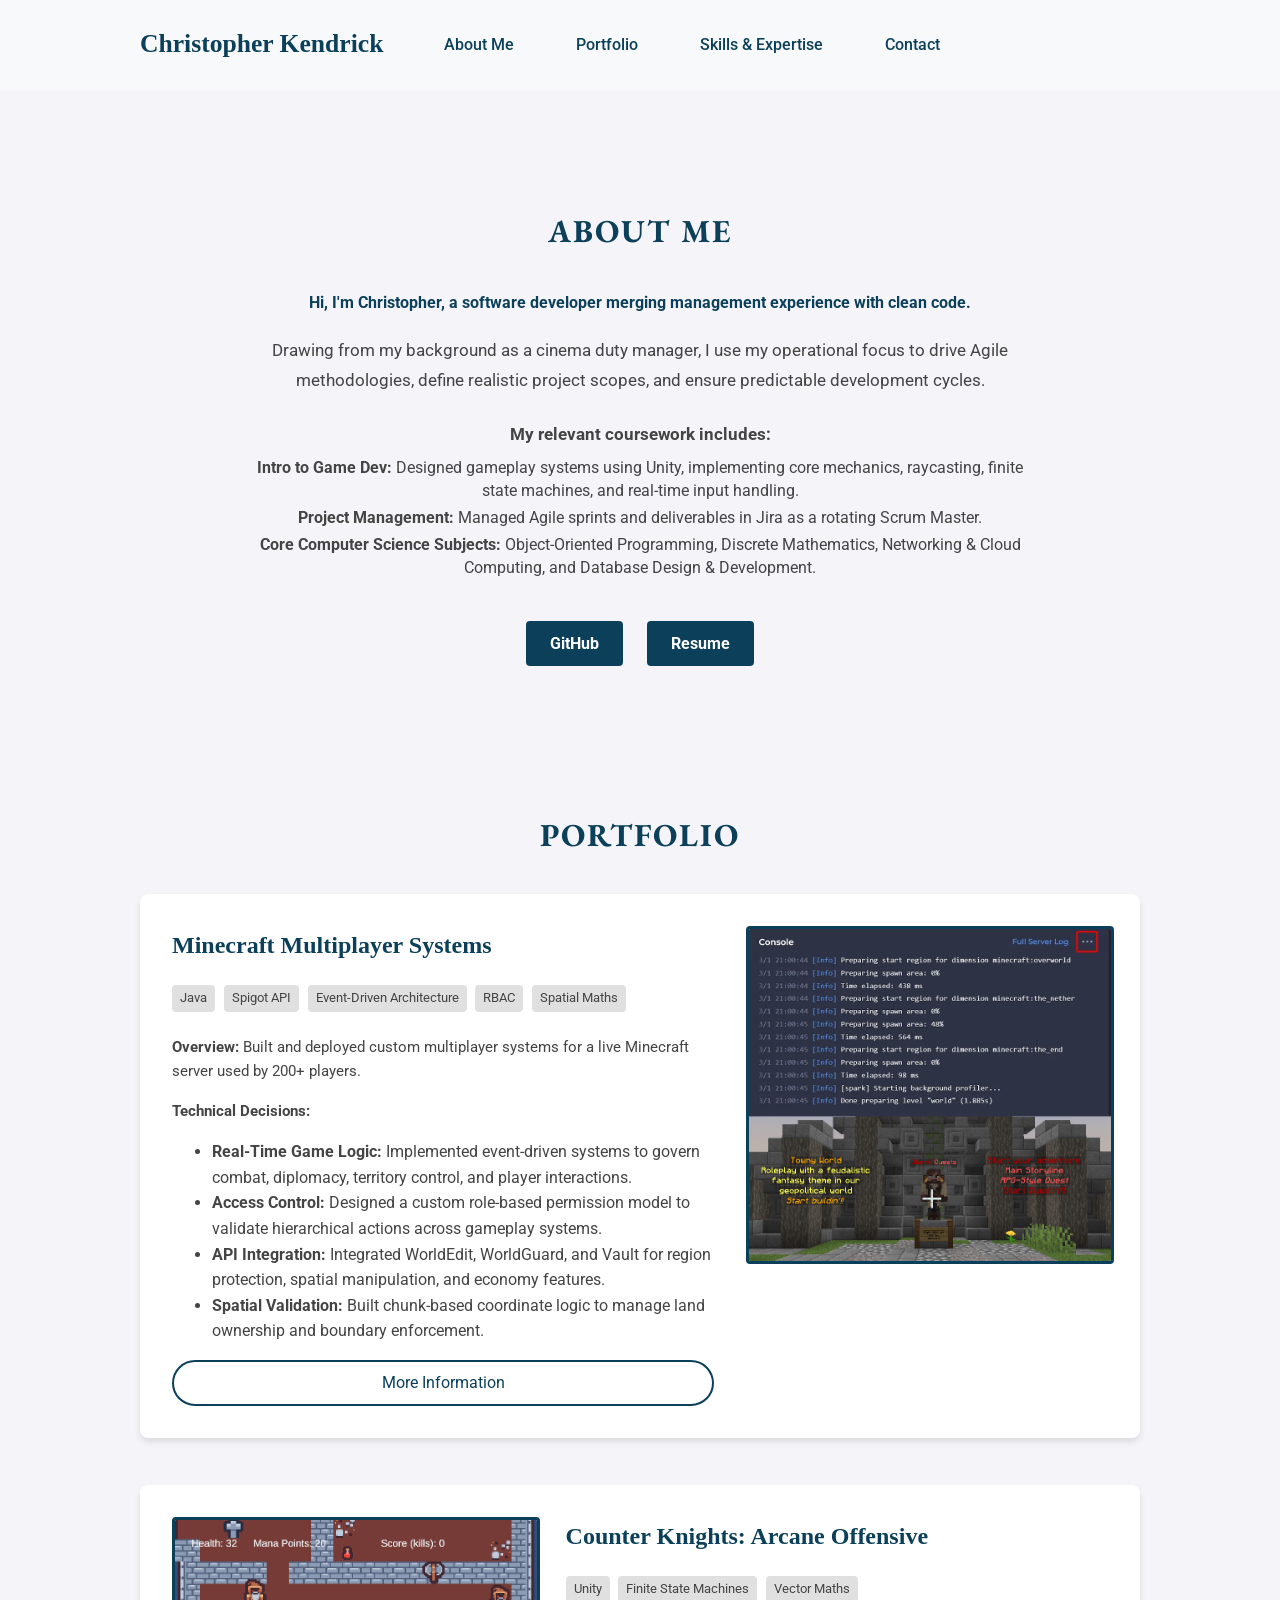
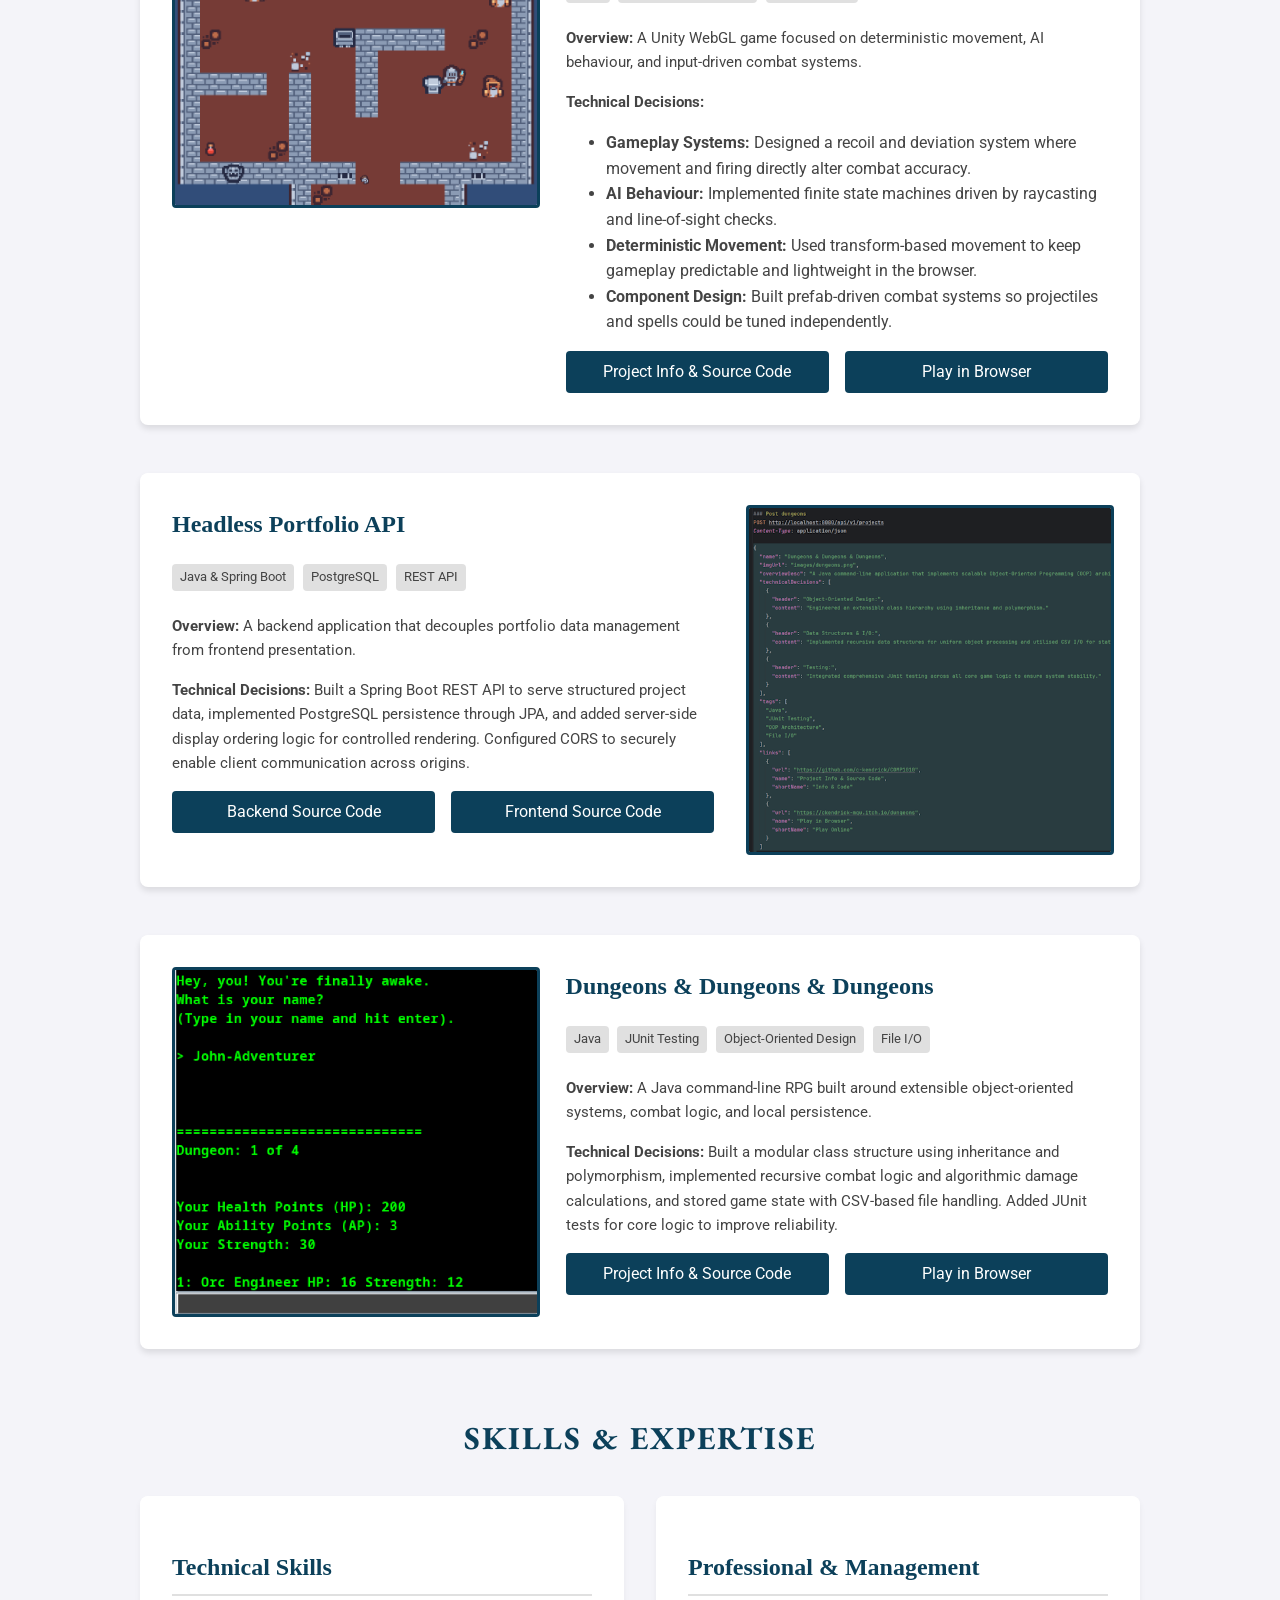
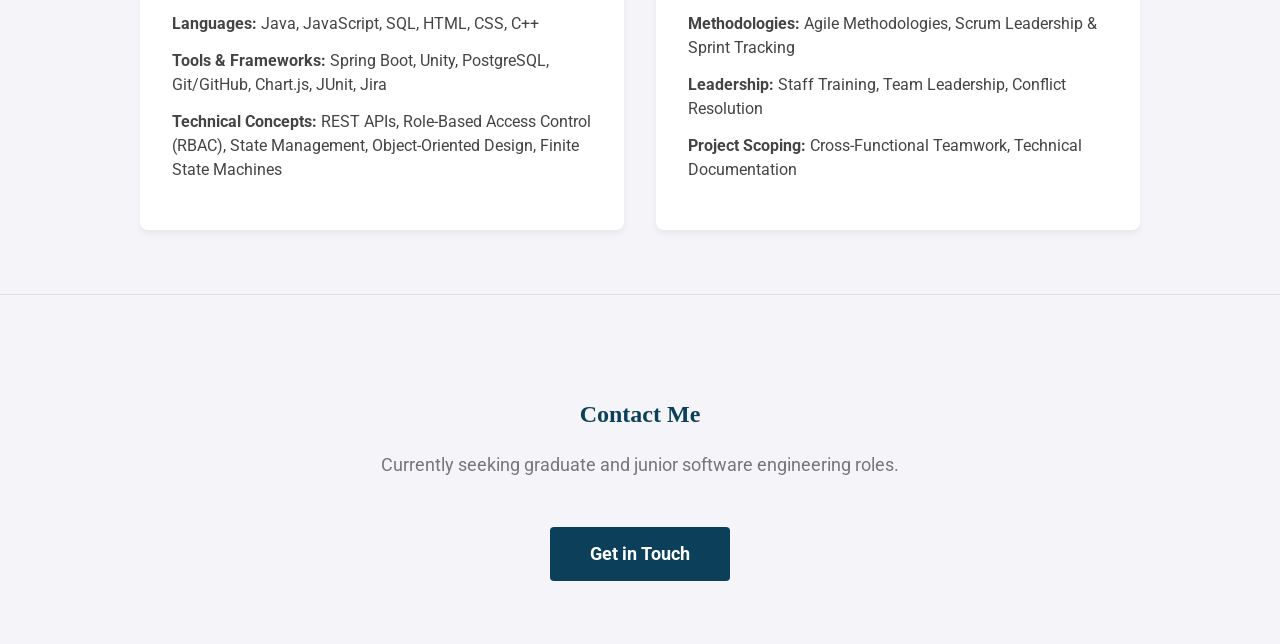
<file: index.html>
<!DOCTYPE html>
<html lang="en-AU">
<head>
    <meta charset="UTF-8">
    <meta name="viewport" content="width=device-width, initial-scale=1.0">
    <title>Christopher Kendrick | Portfolio</title>
    <link rel="icon" type="image/png" href="/images/favicon.png">
    <link href="https://fonts.googleapis.com/css2?family=Roboto&display=swap" rel="stylesheet">

    <link rel="stylesheet" href="css/global.css">
    <link rel="stylesheet" href="https://cdnjs.cloudflare.com/ajax/libs/font-awesome/6.5.1/css/all.min.css">

    <link rel="stylesheet" href="css/nav.css">
    <link rel="stylesheet" href="css/header.css">
    <link rel="stylesheet" href="css/portfolio.css">
    <link rel="stylesheet" href="css/skills.css">
</head>
<body>
<nav id="navbar" class="nav-wrapper">
    <div class="sticky-nav">
        <div class="nav-content">
            <span class="nav-logo">Christopher Kendrick</span>
            <ul class="nav-links">
                <li><i class="fas fa-solid fa-address-card fa-fw"></i><a href="#about">About Me</a></li>
                <li><i class="fas fa-solid fa-code fa-fw"></i><a href="#portfolio">Portfolio</a></li>
                <li><i class="fas fa-solid fa-lightbulb fa-fw"></i><a href="#skills">Skills & Expertise</a></li>
                <li><i class="fas fa-solid fa-paper-plane fa-fw"></i><a href="#contact">Contact</a></li>
            </ul>

            <div class="nav-socials" id="nav-socials">
                <ul class="nav-socials-ul">
                    <li><i class="fas fa-solid fa-brands fa-github fa-fw"></i><a href="https://github.com/c-kendrick" target="_blank" rel="noopener noreferrer">GitHub</a></li>
                </ul>
                <a href="files/Games-CV-Christopher-Kendrick.pdf" target="_blank" rel="noopener noreferrer" class="nav-resume-btn">Resume</a>
            </div>
        </div>
    </div>

    <img id="hamburger" src="/images/hamburger.png" alt="logo">
</nav>

<header class="about-section">
    <div id="about">
        <h2 class="section-title">About Me</h2>
        <p class="hero-text">
            <strong>Hi, I'm Christopher, a software developer merging management experience with clean code.</strong>
        </p>
        <p class="bio-text">
            Drawing from my background as a cinema duty manager, I use my operational focus to drive Agile methodologies,
            define realistic project scopes, and ensure predictable development cycles.
        </p>
        <p class="bio-text coursework-intro">
            <strong>My relevant coursework includes:</strong>
        </p>
        <div class="coursework">
            <p><strong>Intro to Game Dev:</strong> Designed gameplay systems using Unity, implementing core mechanics, raycasting, finite state machines, and real-time input handling.</p>
            <p><strong>Project Management:</strong> Managed Agile sprints and deliverables in Jira as a rotating Scrum Master.</p>
            <p><strong>Core Computer Science Subjects:</strong> Object-Oriented Programming, Discrete Mathematics,
                Networking & Cloud Computing, and Database Design & Development.</p>
        </div>
        <br>
        <div class="social-links">
            <a href="https://github.com/c-kendrick" target="_blank" rel="noopener noreferrer">GitHub</a>
            <a href="files/Games-CV-Christopher-Kendrick.pdf" target="_blank" rel="noopener noreferrer">Resume</a>
        </div>
    </div>
</header>

<div id="portfolio">
    <h2 class="section-title">Portfolio</h2>

    <div class="card fade-in">
        <div class="card-content">
            <h2 class="mini-title">Minecraft Multiplayer Systems</h2>
            <div>
                <span class="tag">Java</span>
                <span class="tag">Spigot API</span>
                <span class="tag">Event-Driven Architecture</span>
                <span class="tag">RBAC</span>
                <span class="tag">Spatial Maths</span>
            </div>

            <p><strong>Overview:</strong> Built and deployed custom multiplayer systems for a live Minecraft server used by 200+ players.</p>

            <p><strong>Technical Decisions:</strong></p>
            <ul>
                <li><strong>Real-Time Game Logic:</strong> Implemented event-driven systems to govern combat, diplomacy, territory control, and player interactions.</li>
                <li><strong>Access Control:</strong> Designed a custom role-based permission model to validate hierarchical actions across gameplay systems.</li>
                <li><strong>API Integration:</strong> Integrated WorldEdit, WorldGuard, and Vault for region protection, spatial manipulation, and economy features.</li>
                <li><strong>Spatial Validation:</strong> Built chunk-based coordinate logic to manage land ownership and boundary enforcement.</li>
            </ul>

            <div class="button-group">
                <a href="minecraft.html" class="btn-mc">More Information</a>
            </div>
        </div>
        <div class="card-image-wrapper">
            <img src="images/minecraft.png" alt="Minecraft Multiplayer Systems">
        </div>
    </div>

    <div class="card reverse fade-in">
        <div class="card-content">
            <h2 class="mini-title">Counter Knights: Arcane Offensive</h2>
            <div>
                <span class="tag">Unity</span>
                <span class="tag">Finite State Machines</span>
                <span class="tag">Vector Maths</span>
            </div>

            <p><strong>Overview:</strong> A Unity WebGL game focused on deterministic movement, AI behaviour, and input-driven combat systems.</p>

            <p><strong>Technical Decisions:</strong></p>
            <ul>
                <li><strong>Gameplay Systems:</strong> Designed a recoil and deviation system where movement and firing directly alter combat accuracy.</li>
                <li><strong>AI Behaviour:</strong> Implemented finite state machines driven by raycasting and line-of-sight checks.</li>
                <li><strong>Deterministic Movement:</strong> Used transform-based movement to keep gameplay predictable and lightweight in the browser.</li>
                <li><strong>Component Design:</strong> Built prefab-driven combat systems so projectiles and spells could be tuned independently.</li>
            </ul>

            <div class="button-group">
                <a href="https://github.com/c-kendrick/counter-knights" class="btn" target="_blank" rel="noopener noreferrer">
                    <span class="text-desktop">Project Info & Source Code</span>
                    <span class="text-mobile">Info & Code</span>
                </a>
                <a href="https://ckendrick-mqu.itch.io/counter-knights-arcane-offensive" class="btn" target="_blank" rel="noopener noreferrer">
                    <span class="text-desktop">Play in Browser</span>
                    <span class="text-mobile">Play Online</span>
                </a>
            </div>
        </div>
        <div class="card-image-wrapper">
            <img src="images/knights.png" alt="Counter Knights: Arcane Offensive Gameplay">
        </div>
    </div>

    <div class="card fade-in">
        <div class="card-content">
            <h2 class="mini-title">Headless Portfolio API</h2>
            <div>
                <span class="tag">Java & Spring Boot</span>
                <span class="tag">PostgreSQL</span>
                <span class="tag">REST API</span>
            </div>
            <p><strong>Overview:</strong> A backend application that decouples portfolio data management from frontend presentation.</p>
            <p><strong>Technical Decisions:</strong> Built a Spring Boot REST API to serve structured project data, implemented PostgreSQL persistence through JPA, and added server-side display ordering logic for controlled rendering. Configured CORS to securely enable client communication across origins.</p>
            <div class="button-group">
                <a href="https://github.com/c-kendrick/spring-portfolio-backend" class="btn" target="_blank" rel="noopener noreferrer">
                    <span class="text-desktop">Backend Source Code</span>
                    <span class="text-mobile">Backend Code</span>
                </a>
                <a href="https://github.com/c-kendrick/Spring-portfolio-frontend" class="btn" target="_blank" rel="noopener noreferrer">
                    <span class="text-desktop">Frontend Source Code</span>
                    <span class="text-mobile">Frontend Code</span>
                </a>
            </div>
        </div>
        <div class="card-image-wrapper">
            <img src="images/json.png" alt="Headless Portfolio API">
        </div>
    </div>

    <div class="card reverse fade-in">
        <div class="card-content">
            <h2 class="mini-title">Dungeons & Dungeons & Dungeons</h2>
            <div>
                <span class="tag">Java</span>
                <span class="tag">JUnit Testing</span>
                <span class="tag">Object-Oriented Design</span>
                <span class="tag">File I/O</span>
            </div>
            <p><strong>Overview:</strong> A Java command-line RPG built around extensible object-oriented systems, combat logic, and local persistence.</p>
            <p><strong>Technical Decisions:</strong> Built a modular class structure using inheritance and polymorphism, implemented recursive combat logic and algorithmic damage calculations, and stored game state with CSV-based file handling. Added JUnit tests for core logic to improve reliability.</p>
            <div class="button-group">
                <a href="https://github.com/c-kendrick/COMP1010" class="btn" target="_blank" rel="noopener noreferrer">
                    <span class="text-desktop">Project Info & Source Code</span>
                    <span class="text-mobile">Info & Code</span>
                </a>
                <a href="https://ckendrick-mqu.itch.io/dungeons" class="btn" target="_blank" rel="noopener noreferrer">
                    <span class="text-desktop">Play in Browser</span>
                    <span class="text-mobile">Play Online</span>
                </a>
            </div>
        </div>
        <div class="card-image-wrapper">
            <img src="images/dungeons.png" alt="Dungeons Console Gameplay">
        </div>
    </div>
</div>

<section id="skills" class="skills-section">
    <h2 class="section-title">Skills & Expertise</h2>
    <div class="skills-container">
        <div class="skills-column fade-in">
            <h2 class="mini-title">Technical Skills</h2>
            <ul class="skills-list">
                <li><strong>Languages:</strong> Java, JavaScript, SQL, HTML, CSS, C++</li>
                <li><strong>Tools & Frameworks:</strong> Spring Boot, Unity, PostgreSQL, Git/GitHub, Chart.js, JUnit, Jira</li>
                <li><strong>Technical Concepts:</strong> REST APIs, Role-Based Access Control (RBAC), State Management, Object-Oriented Design, Finite State Machines</li>
            </ul>
        </div>

        <div class="skills-column fade-in">
            <h2 class="mini-title">Professional & Management</h2>
            <ul class="skills-list">
                <li><strong>Methodologies:</strong> Agile Methodologies, Scrum Leadership & Sprint Tracking</li>
                <li><strong>Leadership:</strong> Staff Training, Team Leadership, Conflict Resolution</li>
                <li><strong>Project Scoping:</strong> Cross-Functional Teamwork, Technical Documentation</li>
            </ul>
        </div>
    </div>
</section>

<footer id="contact" class="contact-footer fade-in">
    <h2 class="mini-title">Contact Me</h2>
    <p>Currently seeking graduate and junior software engineering roles.</p>
    <a href="mailto:ckendrick.dev@gmail.com" class="btn contact-btn">Get in Touch</a>
</footer>

<script src="javascript/script.js"></script>
</body>
</html>
</file>
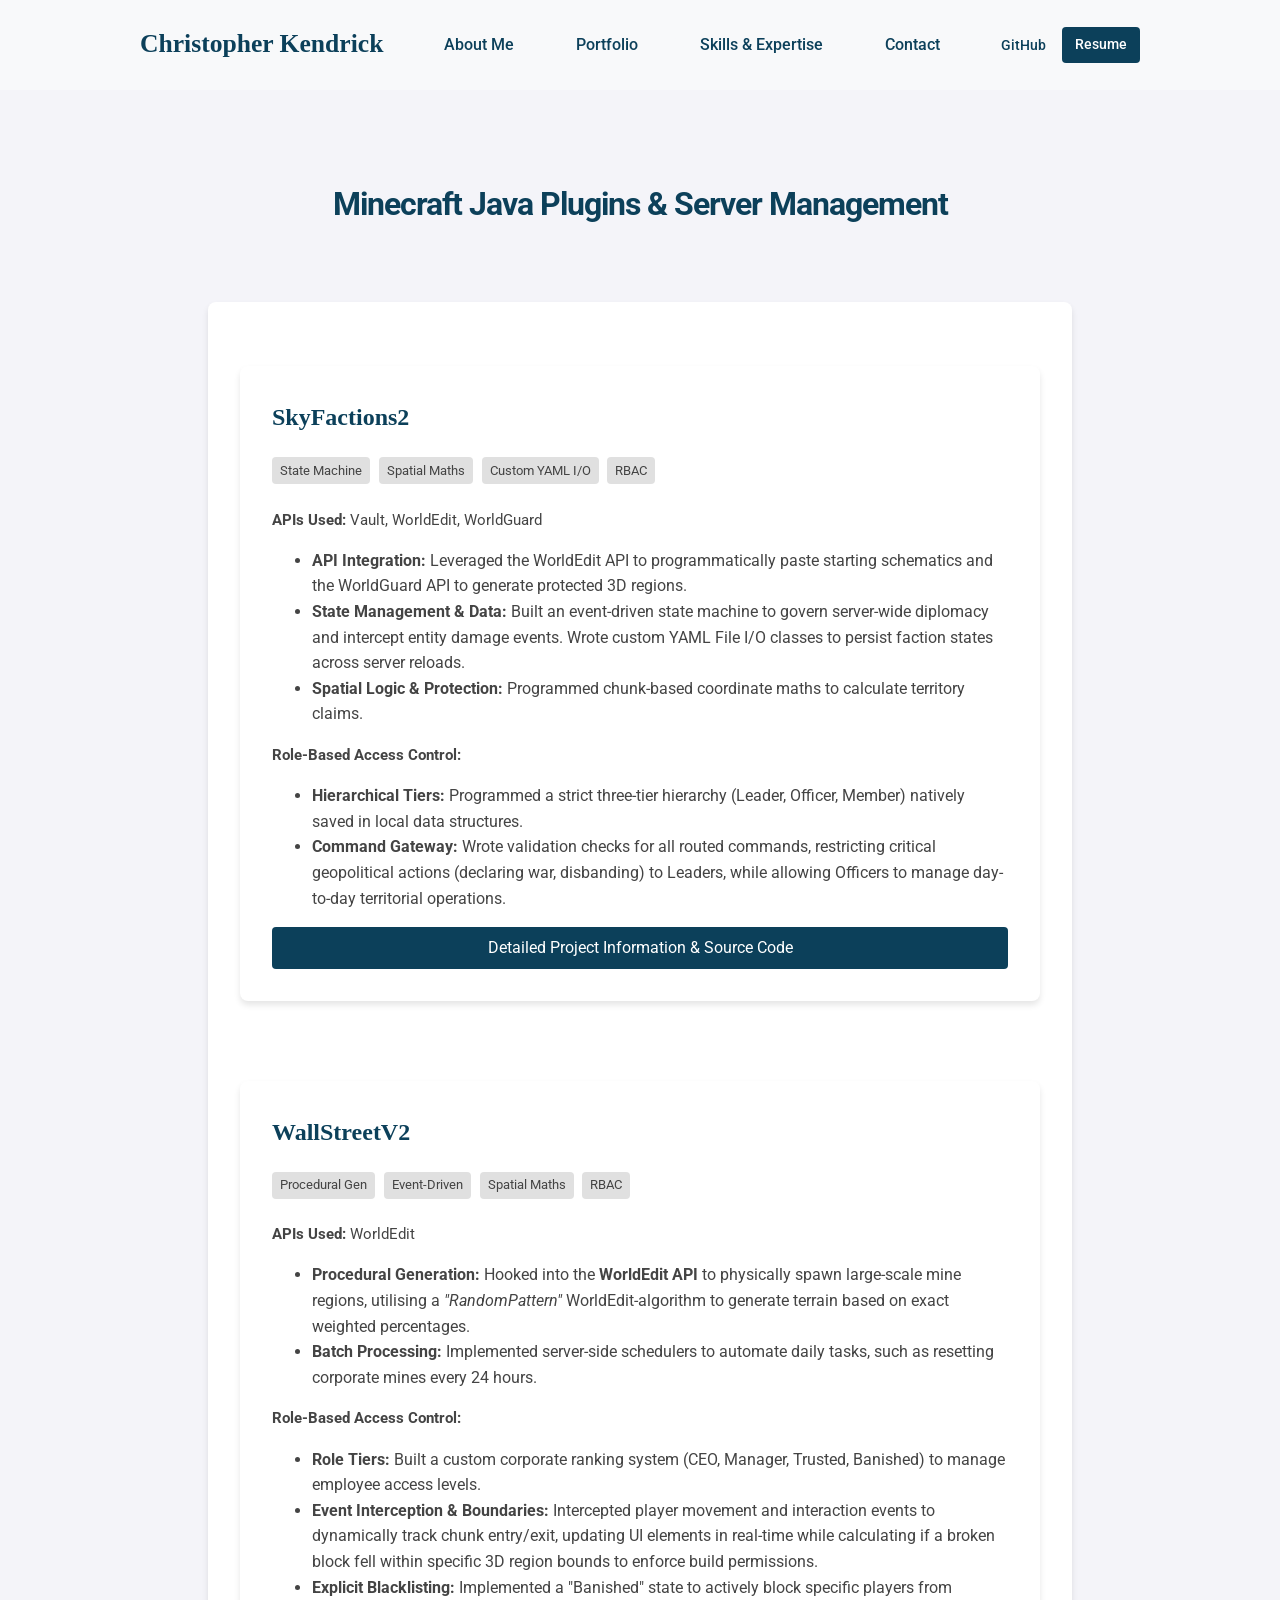
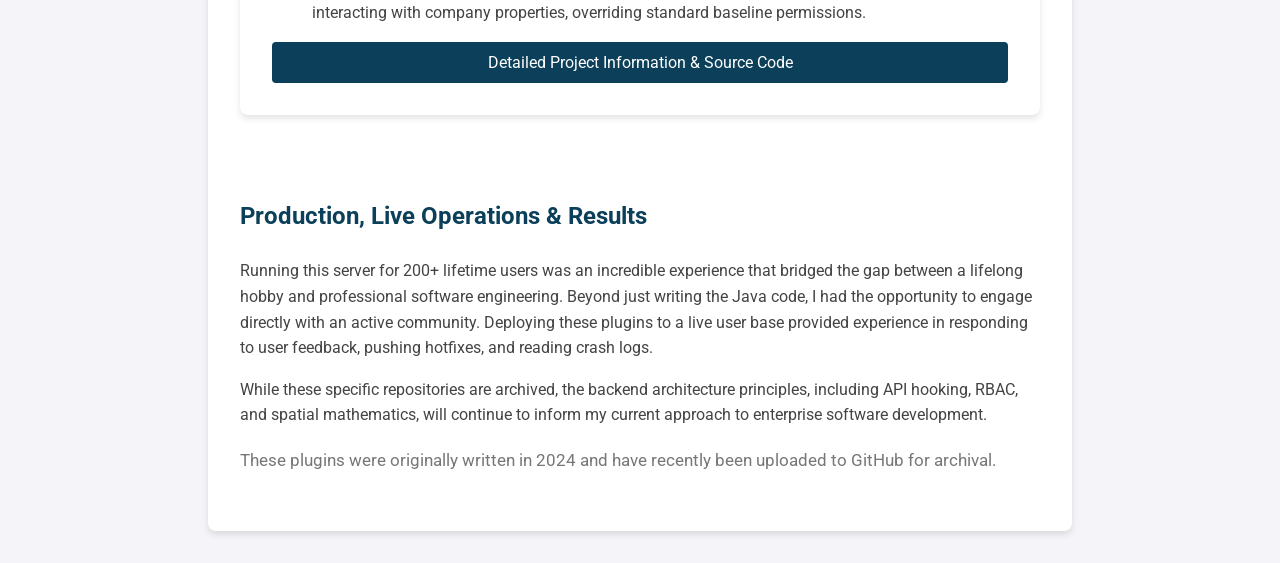
<file: minecraft.html>
<!DOCTYPE html>
<html lang="en">
<head>
    <meta charset="UTF-8">
    <meta name="viewport" content="width=device-width, initial-scale=1.0">
    <title>Minecraft Plugin Suite | Project Info</title>
    <link href="https://fonts.googleapis.com/css2?family=Roboto&display=swap" rel="stylesheet">
    <link rel="stylesheet" href="https://cdnjs.cloudflare.com/ajax/libs/font-awesome/6.5.1/css/all.min.css">

    <link rel="stylesheet" href="css/global.css">

    <link rel="stylesheet" href="css/nav.css">
    <link rel="stylesheet" href="css/header.css">
    <link rel="stylesheet" href="css/portfolio.css">
    <link rel="stylesheet" href="css/skills.css">
</head>
<body>
<nav id="navbar" class="nav-wrapper">
    <div class="sticky-nav">
        <div class="nav-content">
            <span class="nav-logo">Christopher Kendrick</span>
            <ul class="nav-links">
                <li><i class="fas fa-solid fa-address-card fa-fw"></i><a href="index.html#about">About Me</a></li>
                <li><i class="fas fa-solid fa-code fa-fw"></i><a href="index.html#portfolio">Portfolio</a></li>
                <li><i class="fas fa-solid fa-lightbulb fa-fw"></i><a href="index.html#skills">Skills & Expertise</a></li>
                <li><i class="fas fa-solid fa-paper-plane fa-fw"></i><a href="index.html#contact">Contact</a></li>
            </ul>

            <div class="mc-nav-socials" id="nav-socials">
                <ul class="mc-nav-socials-ul">
                    <li><i class="fas fa-solid fa-brands fa-github fa-fw"></i><a href="https://github.com/c-kendrick" target="_blank" rel="noopener noreferrer">GitHub</a></li>
                </ul>
                <a href="files/CV-Christopher-Kendrick.pdf" target="_blank" rel="noopener noreferrer"
                   class="nav-resume-btn">Resume</a>
            </div>
        </div>
    </div>
    <img id="hamburger" src="/images/hamburger.png" alt="logo">
</nav>


<header class="about-section">
    <div id="about">
        <h1 style="font-size: 2rem;">Minecraft Java Plugins & Server Management</h1>
    </div>
</header>


<div class="project-container">
    <div class="plugin-grid">
        <div class="card">
            <div class="card-content">
                <h2 class="mini-title">SkyFactions2</h2>
                <div>
                    <span class="tag">State Machine</span>
                    <span class="tag">Spatial Maths</span>
                    <span class="tag">Custom YAML I/O</span>
                    <span class="tag">RBAC</span>
                </div>
                <p><strong>APIs Used:</strong> Vault, WorldEdit, WorldGuard</p>
                <ul>
                    <li><strong>API Integration: </strong>Leveraged the WorldEdit API to programmatically paste starting schematics and the WorldGuard API to generate protected 3D regions.</li>
                    <li><strong>State Management & Data:</strong> Built an event-driven state machine to govern server-wide diplomacy and intercept entity damage events. Wrote custom YAML File I/O classes to persist faction states across server reloads.</li>
                    <li><strong>Spatial Logic & Protection:</strong> Programmed chunk-based coordinate maths to calculate territory claims. </li>
                </ul>

                <p><strong>Role-Based Access Control:</strong></p>
                <ul>
                    <li><strong>Hierarchical Tiers:</strong> Programmed a strict three-tier hierarchy (Leader, Officer, Member) natively saved in local data structures.</li>
                    <li><strong>Command Gateway:</strong> Wrote validation checks for all routed commands, restricting critical geopolitical actions (declaring war, disbanding) to Leaders, while allowing Officers to manage day-to-day territorial operations.</li>
                </ul>
                <div class="button-group">
                    <a href="https://github.com/c-kendrick/SkyFactions2" class="btn" target="_blank" rel="noopener noreferrer">Detailed Project Information & Source Code</a>
                </div>
            </div>
        </div>

        <div class="card">
            <div class="card-content">
                <h2 class="mini-title">WallStreetV2</h2>
                <div>
                    <span class="tag">Procedural Gen</span>
                    <span class="tag">Event-Driven</span>
                    <span class="tag">Spatial Maths</span>
                    <span class="tag">RBAC</span>
                </div>

                <p><strong>APIs Used:</strong> WorldEdit</p>
                <ul>
                    <li><strong>Procedural Generation:</strong> Hooked into the <strong>WorldEdit API</strong> to physically spawn
                        large-scale mine regions, utilising a <em>"RandomPattern"</em>  WorldEdit-algorithm to generate terrain based on exact weighted percentages.</li>
                    <li><strong>Batch Processing:</strong> Implemented server-side schedulers to automate daily tasks,
                        such as resetting corporate mines every 24 hours.</li>
                </ul>

                <p><strong>Role-Based Access Control:</strong></p>
                <ul>
                    <li><strong>Role Tiers:</strong> Built a custom corporate ranking system (CEO, Manager, Trusted, Banished) to manage employee access levels.</li>
                    <li><strong>Event Interception & Boundaries:</strong> Intercepted player movement and interaction events to dynamically track chunk
                        entry/exit, updating UI elements in real-time while calculating if a broken block fell within specific 3D region
                        bounds to enforce build permissions.</li>
                    <li><strong>Explicit Blacklisting:</strong> Implemented a "Banished" state to actively block specific players from interacting with company properties,
                        overriding standard baseline permissions.</li>
                </ul>
                <div class="button-group">
                    <a href="https://github.com/c-kendrick/WallStreetv2" class="btn" target="_blank" rel="noopener noreferrer">Detailed Project Information & Source Code</a>
                </div>
            </div>
        </div>
    </div>

    <h2 class="results-text">Production, Live Operations & Results</h2>
    <p>Running this server for 200+ lifetime users was an incredible experience that bridged the gap between a lifelong hobby and professional software engineering.
        Beyond just writing the Java code, I had the opportunity to engage directly with an active community.
        Deploying these plugins to a live user base provided experience in responding to user feedback, pushing hotfixes, and reading crash logs.</p>


    <p>While these specific repositories are archived, the backend architecture principles, including API hooking, RBAC, and spatial mathematics,
        will continue to inform my current approach to enterprise software development.</p>

    <p class="hobby-text">These plugins were originally written in 2024 and have recently been uploaded to GitHub for archival.</p>
</div>

<script src="javascript/script.js"></script>
</body>
</html>
</file>
<file: css/global.css>
@import url('https://fonts.googleapis.com/css2?family=EB+Garamond:ital,wght@0,400..800;1,400..800&display=swap');

html {
    scroll-behavior: smooth;
    scroll-padding-top: 175px;
}

/* --- GLOBAL VARIABLES & BASE STYLES --- */
:root {
    --bg-color: #f4f4f9;
    --nav-bg: #f8f9fa;
    --ashen: #d8d9d9;
    --text-color: #444;
    --text-muted: #777;
    --card-bg: white;
    --primary-color: #0C405A;
    --hover-color: #800000;
    --gray-light: #e0e0e0;
}

body {
    font-family: 'Roboto', sans-serif;
    background-color: var(--bg-color);
    color: var(--text-color);
    margin: 0;
    padding: 0;
    line-height: 1.6;
}

/* --- GLOBAL TYPOGRAPHY & UTILITIES --- */
.section-title {
    font-family: "EB Garamond", serif;
    color: var(--primary-color);
    font-size: 2rem;
    margin-bottom: 2rem;
    text-transform: uppercase;
    letter-spacing: 2px;
    text-align: center;
}

.mini-title {
    font-family: "Times New Roman", serif;
}

.fade-in {
    opacity: 0;
    transform: translateY(30px);
    transition: opacity 0.6s ease-out, transform 0.6s ease-out;
    will-change: opacity, transform;
}

.fade-in.is-visible {
    opacity: 1;
    transform: translateY(0);
}
</file>
<file: css/nav.css>
/* --- Navigation Bar Styles --- */
.nav-wrapper {
    position: sticky;
    top: 0;
    z-index: 1000;
    display: flex;
    justify-content: flex-end;
    padding: 1rem 20px;
}

.sticky-nav {
    position: fixed;
    top: 0;
    left: 0;
    width: 55vw;
    height: 100vh;
    background-color: var(--primary-color);
    padding: 1rem;
    z-index: 999;

    opacity: 0;
    visibility: hidden;
    transform: translateX(-100%);
    transition: transform 0.3s ease-in-out, opacity 0.3s ease-in-out, visibility 0.3s;
}

.sticky-nav.is-visible {
    opacity: 1;
    visibility: visible;
    transform: translateX(0);
}

.sticky-nav.scrolled {
    box-shadow: 0 4px 12px rgba(0, 0, 0, 0.08);
    background-color: var(--primary-color);
    backdrop-filter: blur(5px);
}

.nav-content {
    max-width: 1000px;
    margin: 0 auto;
    display: flex;
    justify-content: space-between;
    align-items: flex-start;
    padding: 0;
    flex-direction: column;
    height: 100%;
}

.nav-links {
    list-style: none;
    display: flex;
    gap: 2rem;
    padding: 0;
    margin-top: 20vh;
    flex-direction: column;
}

.nav-links a {
    text-decoration: none;
    color: var(--nav-bg);
    font-weight: 500;
    font-size: 1.2rem;
    transition: color 0.2s;
}

.nav-links a:hover {
    color: var(--ashen);
}

/* --- Conditional Nav Socials --- */
.nav-socials, .mc-nav-socials {
    display: flex;
    flex-direction: column;
    gap: 1rem;
    align-items: flex-start;
    justify-content: space-between;

    margin-top: auto;
    margin-bottom: 20vh;
}

.nav-socials.is-visible, .mc-nav-socials {
    opacity: 1;
    visibility: visible;
    transform: translateX(0);
}

.nav-logo.is-visible {
    opacity: 1;
    visibility: visible;
    transform: translateX(0);
}

.nav-logo {
    font-family: "Times New Roman", serif;
    font-weight: bold;
    font-size: 1.6rem;
    color: var(--nav-bg);
}

.nav-socials a, .mc-nav-socials a {
    text-decoration: none;
    color: var(--nav-bg);
    font-size: 1.1rem;
    font-weight: 500;
    transition: color 0.2s;
}

.nav-socials a:hover, .mc-nav-socials a:hover {
    color: var(--ashen);
}

.nav-socials .nav-resume-btn, .mc-nav-socials .nav-resume-btn {
    background-color: var(--nav-bg);
    color: var(--primary-color);
    padding: 0.4rem 0.8rem;
    border-radius: 4px;
}

.nav-socials-ul, .mc-nav-socials-ul {
    list-style: none;
    padding: 0;
}

.btn-mc {
    color: var(--primary-color);
    text-decoration: none;
}

.btn-mc:hover {
    color: var(--hover-color);
}

.nav-socials .nav-resume-btn:hover, .mc-nav-socials .nav-resume-btn:hover {
    background-color: var(--ashen);
    color: white;
}

.hamburger {
    cursor: pointer;
}

.fas {
    margin-right: 10px; /* Adds space between the icon and text */
    color: var(--nav-bg); /* Changes the icon color to green */
}

/* =========================================
   NAV BAR DESKTOP STYLES
   ========================================= */
@media screen and (min-width: 1050px) {
    .nav-wrapper {
        padding: 0;
        display: block;
    }

    .nav-wrapper img {
        opacity: 0;
        visibility: hidden;
    }

    .sticky-nav {
        position: static;
        width: 100%;
        height: auto;
        padding: 1rem 0;
        background-color: var(--nav-bg);
        opacity: 1;
        visibility: visible;
        transform: none;
        transition: none;
    }

    .nav-content {
        max-width: 1000px;
        flex-direction: row;
        justify-content: space-between;
        align-items: center;
        height: auto;
    }

    .nav-links {
        flex-direction: row;
        margin: 0;
    }

    .nav-links a {
        font-size: 1rem;
    }

    .nav-socials, .mc-nav-socials {
        display: flex;
        flex-direction: row;
        gap: 1rem;
        align-items: center;
        margin-top: 0;
        margin-bottom: 0;
    }

    .nav-socials {
        opacity: 0;
        visibility: hidden;
        transform: translateX(15px);
        transition: opacity 0.3s ease, transform 0.3s ease, visibility 0.3s;
    }

    .sticky-nav.scrolled {
        background-color: rgba(248, 249, 250, 0.95);
    }

    .nav-socials a, .mc-nav-socials a, .btn-mc, .nav-links a, .nav-logo {
        color: var(--primary-color);
    }

    .nav-socials a, .mc-nav-socials a {
        font-size: 0.9rem;
    }

    .nav-links a:hover, .nav-socials a:hover, .mc-nav-socials a:hover, .btn-mc:hover  {
        color: var(--hover-color);
    }

    .nav-socials .nav-resume-btn:hover, .mc-nav-socials .nav-resume-btn:hover {
        background-color: var(--hover-color);
        color: white;
    }

    .nav-socials .nav-resume-btn, .mc-nav-socials .nav-resume-btn {
        background-color: var(--primary-color);
        color: white;
    }
}

/* =========================================
   NAV BAR TABLET STYLES
   ========================================= */
@media screen and (min-width: 768px) and (max-width: 1049px) {
    .sticky-nav {
        width: 31vw;
    }
}
</file>
<file: css/header.css>
/* --- PAGE HEADER (For about me section) --- */
header:not(.about-section) {
    background-color: var(--primary-color);
    color: white;
    text-align: center;
    padding: 3rem 1rem;
}

header:not(.about-section) h1 {
    margin: 0;
    font-size: 2.5rem;
    color: white;
}

/* --- ABOUT ME SECTION --- */
header.about-section {
    background-color: transparent;
    padding: 0.5rem 1rem 1rem 1rem;
    text-align: center;
    max-width: 800px;
    margin: 0 auto;
}

header.about-section h1 {
    font-size: 4rem;
    color: var(--primary-color);
    margin-bottom: 1.5rem;
    margin-top: 0;
    letter-spacing: -1px;
}

header.about-section ul {
    display: inline-block;
    text-align: left;
    margin: 0 auto 1rem auto;
}

header.about-section li {
    font-size: 1.05rem;
    color: var(--text-color);
    line-height: 1.4;
    margin-bottom: 0.3rem;
}

.bio-text {
    font-size: 1.05rem;
    color: var(--text-color);
    line-height: 1.8;
    margin-bottom: 1.5rem;
}

.hero-text, .results-text {
    font-size: 1rem;
    color: var(--primary-color);
    line-height: 1.8;
}

.results-text {
    font-size: 1.5rem;
}

.hobby-text {
    font-size: 1.05rem;
    color: var(--text-muted);
    line-height: 1.8;
    margin-bottom: 1.5rem;
}

.coursework-intro {
    margin-bottom: 0.5rem;
}

.coursework {
    color: var(--text-color);
    line-height: 1.4;
    margin-bottom: 1rem;
}

.coursework p {
    margin-top: 5px;
    margin-bottom: 5px;
}

.social-links a {
    display: inline-block;
    margin: 0 10px;
    padding: 10px 24px;
    background-color: var(--primary-color);
    color: white;
    text-decoration: none;
    border-radius: 4px;
    font-weight: bold;
    transition: background 0.2s ease, transform 0.2s ease;
}

.social-links a:hover {
    background-color: var(--hover-color);
    transform: translateY(-2px);
}

@media screen and (min-width: 801px) {
    header.about-section {
        padding: 2rem 1rem 1rem 1rem;
    }
}
</file>
<file: css/portfolio.css>
/* --- PORTFOLIO WIDE CARDS --- */
#portfolio {
    max-width: 1000px;
    margin: 8rem auto 4rem auto;
    padding: 0 1rem;
}

.project-container {
    max-width: 800px;
    margin: 2rem auto;
    padding: 2rem;
    background-color: var(--card-bg);
    border-radius: 8px;
    box-shadow: 0 4px 6px rgba(0,0,0,0.1);
}

.card {
    display: flex;
    flex-direction: column;
    gap: 1.5rem;
    background-color: var(--card-bg);
    border-radius: 8px;
    padding: 2rem;
    box-shadow: 0 4px 6px rgba(0,0,0,0.1);
    margin-bottom: 3rem;
    transition: transform 0.2s ease;
}

.card-content h2 {
    margin-top: 0;
    color: var(--primary-color);
}

.card-content p {
    font-size: 0.95rem;
    color: var(--text-color);
}

.card-image-wrapper img {
    width: 100%;
    height: auto;
    display: block;
    border: 3px solid var(--primary-color);
    border-radius: 4px;
}

.tag {
    display: inline-block;
    background: var(--gray-light);
    padding: 0.2rem 0.5rem;
    border-radius: 4px;
    font-size: 0.8rem;
    margin-right: 0.3rem;
    margin-bottom: 0.5rem;
}

/* --- BUTTONS --- */
.btn {
    display: inline-block;
    margin-top: 1rem;
    padding: 0.5rem 1rem;
    background-color: var(--primary-color);
    color: white;
    text-decoration: none;
    border-radius: 4px;
    transition: background 0.2s ease;
}

.btn:hover {
    background-color: var(--hover-color);
}

.button-group {
    display: flex;
    gap: 1rem;
    margin-top: 1rem;
}

.button-group .btn {
    flex: 1;
    text-align: center;
    margin-top: 0;
}

.btn-mc {
    border: 2px solid var(--primary-color);
    border-radius: 25px;
    padding: 8px;
    flex: 1;
    text-align: center;
}

.btn-mc:hover {
    border: 2px solid var(--hover-color);
}

.text-desktop {
    display: none;
}

.plugin-grid {
    display: flex;
    flex-direction: column;
    gap: 2rem;
    margin-top: 2rem;
    margin-bottom: 2rem;
}

/* =========================================
   PORTFOLIO CARD DESKTOP STYLES
   ========================================= */
@media screen and (min-width: 900px) {
    .card {
        flex-direction: row;
        gap: 2rem;
    }

    .card.reverse {
        flex-direction: row-reverse;
    }

    .card-content {
        flex: 1.5;
    }

    .card-image-wrapper {
        flex: 1;
    }

    .text-desktop {
        display: inline;
    }

    .text-mobile {
        display: none;
    }
}
</file>
<file: css/skills.css>
/* --- SKILLS SECTION --- */
.skills-section {
    max-width: 1000px;
    margin: 4rem auto;
    padding: 0 20px;
}

.skills-container {
    display: flex;
    flex-direction: column;
    gap: 1.5rem;
}

.skills-column {
    background: var(--card-bg);
    padding: 2rem;
    border-radius: 8px;
    box-shadow: 0 4px 6px rgba(0, 0, 0, 0.05);
}

.skills-column h2 {
    color: var(--primary-color);
    border-bottom: 2px solid var(--gray-light);
    padding-bottom: 0.5rem;
    margin-bottom: 1rem;
}

.skills-list {
    list-style: none;
    padding: 0;
}

.skills-list li {
    margin-bottom: 0.8rem;
    line-height: 1.5;
    color: var(--text-color);
}

/* --- Contact Footer --- */
.contact-footer {
    text-align: center;
    padding: 5rem 20px 4rem 20px;
    margin-top: 4rem;
    border-top: 1px solid var(--gray-light);
}

.contact-footer h2 {
    color: var(--primary-color);
    margin-bottom: 0.5rem;
}

.contact-footer p {
    color: var(--text-muted);
    margin-bottom: 2rem;
    font-size: 1.1rem;
}

.contact-btn {
    background-color: var(--primary-color);
    color: white;
    padding: 0.8rem 2.5rem;
    font-size: 1.1rem;
    font-weight: bold;
    text-decoration: none;
    border-radius: 4px;
    transition: background-color 0.3s ease;
}

.contact-btn:hover {
    background-color: var(--hover-color);
    color: white;
}

/* =========================================
   SKILLS DESKTOP STYLES
   ========================================= */
@media screen and (min-width: 900px) {
    .skills-container {
        flex-direction: row;
        gap: 2rem;
    }

    .skills-column {
        flex: 1;
    }
}
</file>
